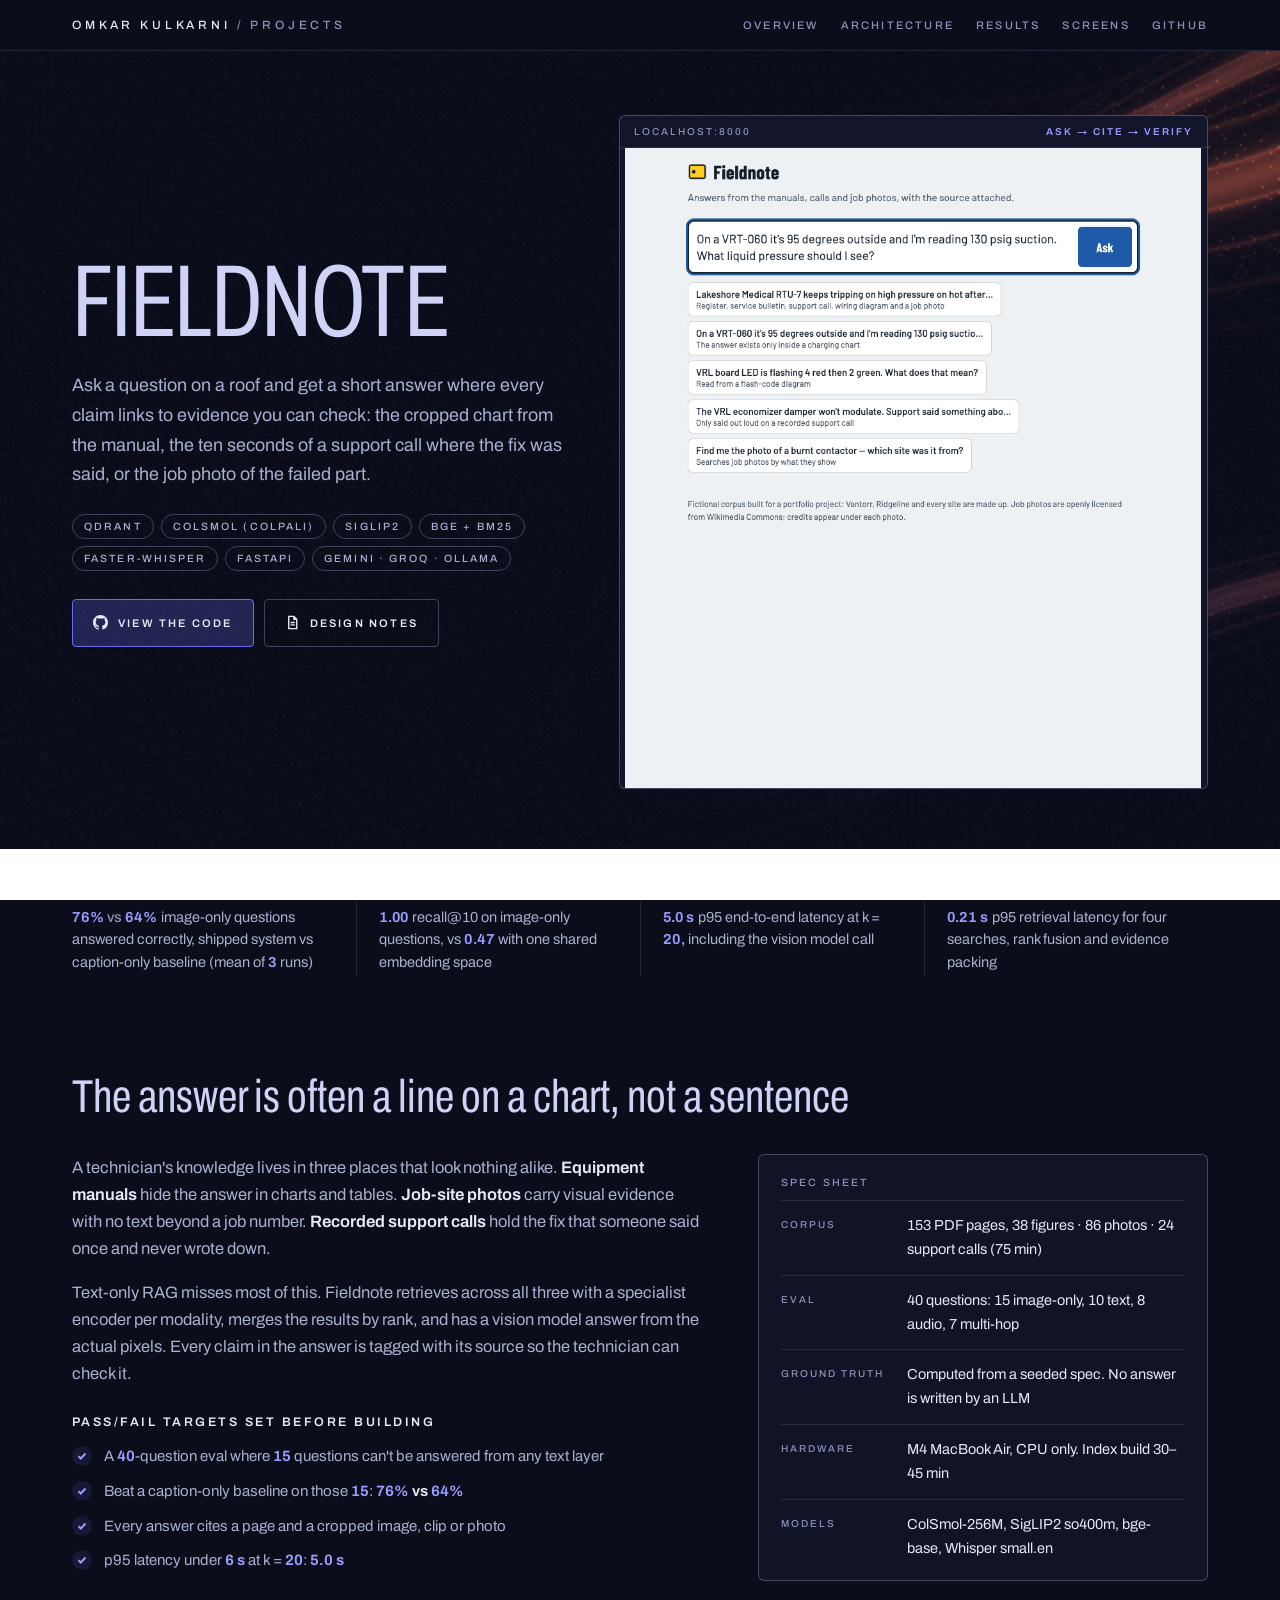
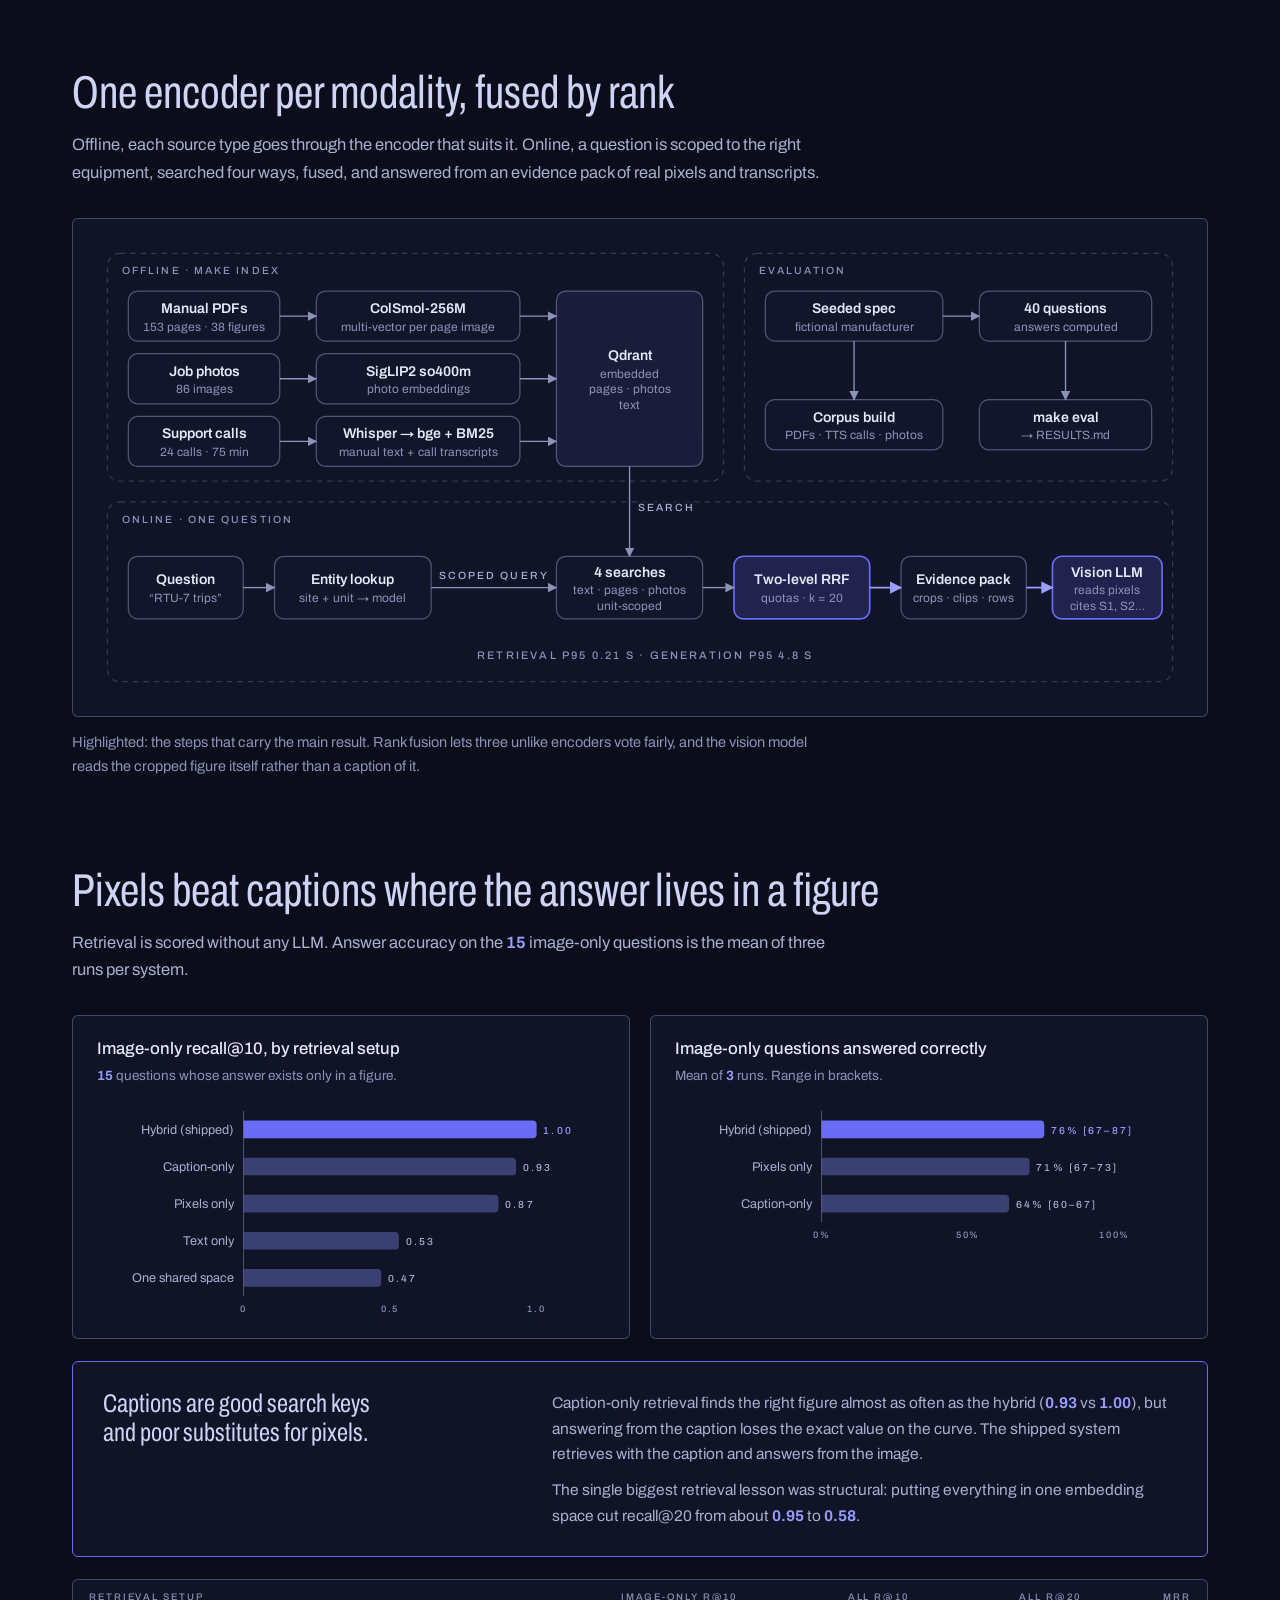
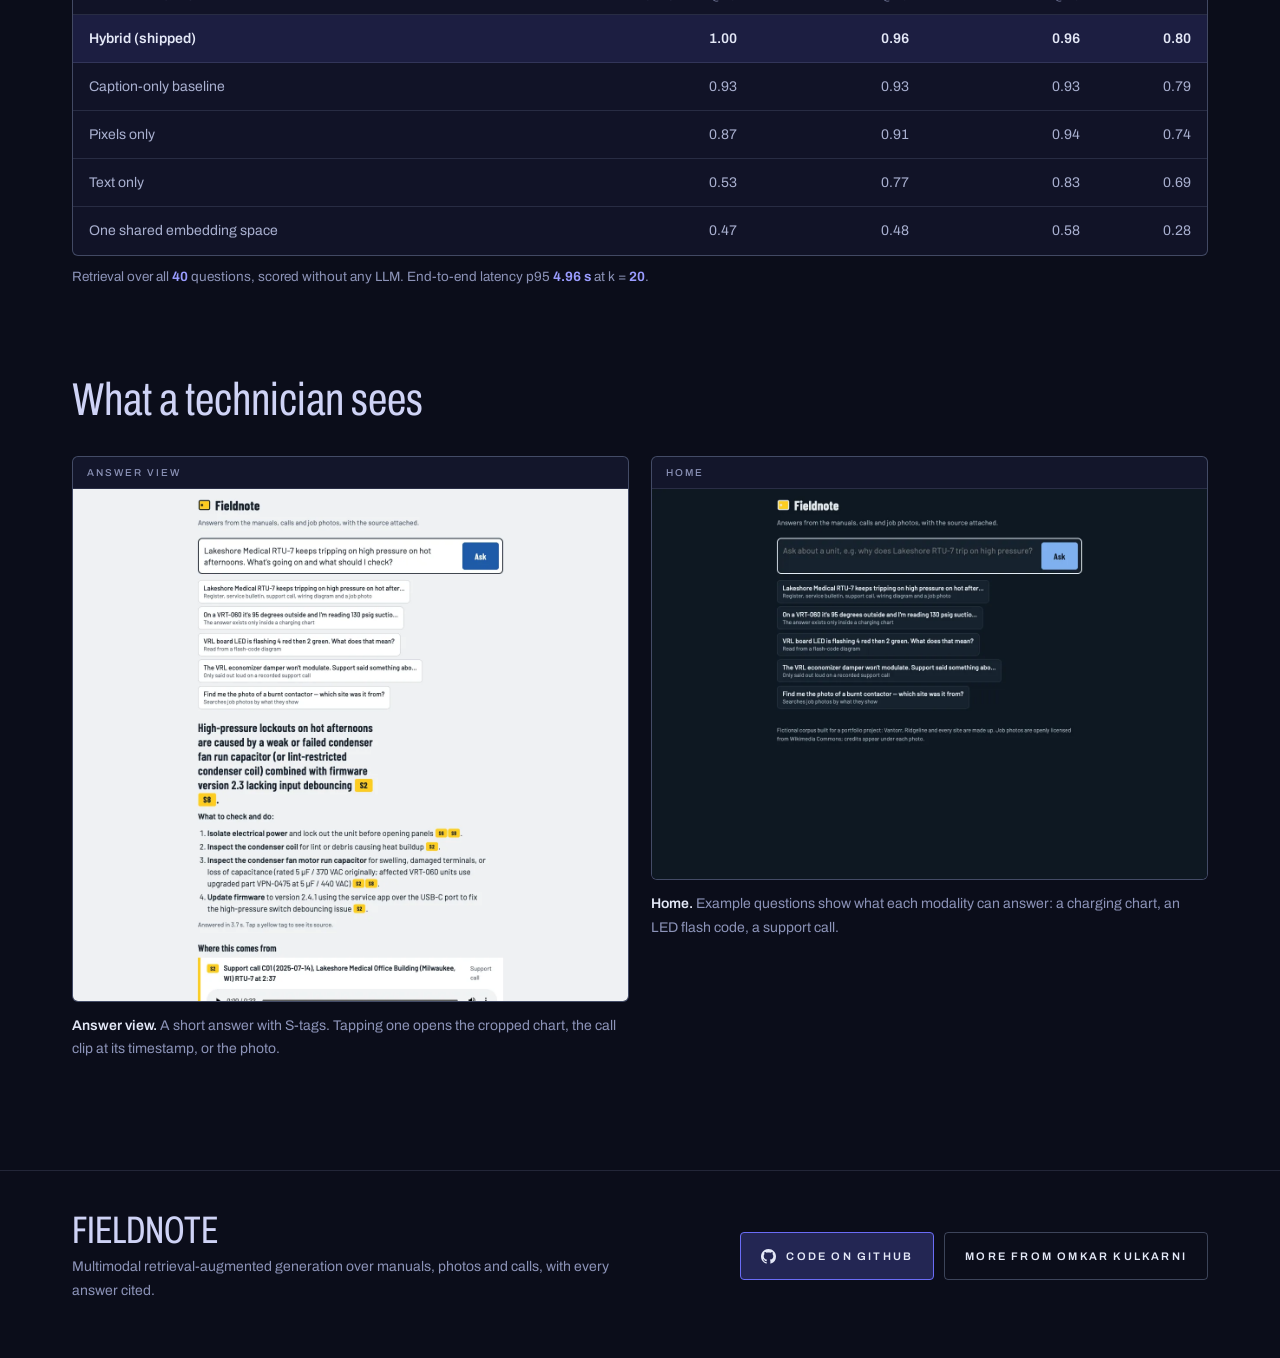
<file: index.html>
<!doctype html>
<html lang="en">
<head>
<meta charset="utf-8">
<meta name="viewport" content="width=device-width, initial-scale=1, viewport-fit=cover">
<style>:root{padding-top:env(safe-area-inset-top,0px);padding-bottom:env(safe-area-inset-bottom,0px)}body{margin:0}img{max-width:100%}[hidden]{display:none!important}html{scroll-behavior:smooth}</style>
<title>Fieldnote</title>
<meta name="claude:viewport-fit-sides" content="cover">
<meta name="description" content="Multimodal RAG for HVAC field technicians: answers from manuals, support calls and job photos, with the evidence attached.">
<link rel="preconnect" href="https://fonts.googleapis.com">
<link rel="preconnect" href="https://fonts.gstatic.com" crossorigin>
<link rel="stylesheet" href="https://fonts.googleapis.com/css2?family=Archivo:wdth,wght@62..125,100..900&display=swap">
<meta name="theme-color" content="#0b0d1a">
<link rel="icon" type="image/svg+xml" href="favicon.svg">
<link rel="stylesheet" href="theme.css">
</head>
<body>
<header class="top"><div class="wrap"><a class="who" href="https://github.com/omkar-ku1karni">Omkar Kulkarni <span>/ projects</span></a><nav class="toplinks" aria-label="Page sections"><a href="#problem">Overview</a><a href="#how">Architecture</a><a href="#results">Results</a><a href="#screens">Screens</a><a href="https://github.com/omkar-ku1karni/fieldnote">GitHub</a></nav></div></header>
<section class="hero"><div class="wrap"><div><div class="eyebrow">Multimodal RAG · Field service</div><h1>Fieldnote</h1><p class="lede">Ask a question on a roof and get a short answer where every claim links to evidence you can check: the cropped chart from the manual, the ten seconds of a support call where the fix was said, or the job photo of the failed part.</p><div class="chips"><span class="chip">Qdrant</span><span class="chip">ColSmol (ColPali)</span><span class="chip">SigLIP2</span><span class="chip">bge + BM25</span><span class="chip">faster-whisper</span><span class="chip">FastAPI</span><span class="chip">Gemini · Groq · Ollama</span></div><div class="ctas"><a class="btn primary" href="https://github.com/omkar-ku1karni/fieldnote"><svg viewBox="0 0 16 16" aria-hidden="true" fill="currentColor"><path d="M8 0C3.58 0 0 3.58 0 8c0 3.54 2.29 6.53 5.47 7.59.4.07.55-.17.55-.38 0-.19-.01-.82-.01-1.49-2.01.37-2.53-.49-2.69-.94-.09-.23-.48-.94-.82-1.13-.28-.15-.68-.52-.01-.53.63-.01 1.08.58 1.23.82.72 1.21 1.87.87 2.33.66.07-.52.28-.87.51-1.07-1.78-.2-3.64-.89-3.64-3.95 0-.87.31-1.59.82-2.15-.08-.2-.36-1.02.08-2.12 0 0 .67-.21 2.2.82.64-.18 1.32-.27 2-.27.68 0 1.36.09 2 .27 1.53-1.04 2.2-.82 2.2-.82.44 1.1.16 1.92.08 2.12.51.56.82 1.27.82 2.15 0 3.07-1.87 3.75-3.65 3.95.29.25.54.73.54 1.48 0 1.07-.01 1.93-.01 2.2 0 .21.15.46.55.38A8.013 8.013 0 0016 8c0-4.42-3.58-8-8-8z"/></svg> View the code</a><a class="btn" href="https://github.com/omkar-ku1karni/fieldnote/blob/main/docs/DESIGN.md"><svg viewBox="0 0 16 16" aria-hidden="true" fill="none" stroke="currentColor" stroke-width="1.5"><path d="M4 1.5h5.5L12.5 4.5v10h-8.5z M9.5 1.5v3h3 M6 8h4.5 M6 10.5h4.5"/></svg> Design notes</a></div></div><div class="window"><div class="window-bar"><span>localhost:8000</span><b>ask → cite → verify</b></div><img src="img/demo.gif" alt="Asking a question, tapping a citation, and seeing the cropped charging chart it came from" width="900" height="1000"></div></div></section>
<section class="stats" aria-label="Headline numbers"><div class="wrap"><div class="stat"><div class="num">76% <em>vs</em> 64%</div><p>image-only questions answered correctly, shipped system vs caption-only baseline (mean of 3 runs)</p></div><div class="stat"><div class="num">1.00</div><p>recall@10 on image-only questions, vs 0.47 with one shared embedding space</p></div><div class="stat"><div class="num">5.0 s</div><p>p95 end-to-end latency at k = 20, including the vision model call</p></div><div class="stat"><div class="num">0.21 s</div><p>p95 retrieval latency for four searches, rank fusion and evidence packing</p></div></div></section>
<section class="block" id="problem"><div class="wrap"><div class="kicker">The problem</div><h2>The answer is often a line on a chart, not a sentence</h2><div class="intro"><div class="prose"><p>A technician&#x27;s knowledge lives in three places that look nothing alike. <strong>Equipment manuals</strong> hide the answer in charts and tables. <strong>Job-site photos</strong> carry visual evidence with no text beyond a job number. <strong>Recorded support calls</strong> hold the fix that someone said once and never wrote down.</p><p>Text-only RAG misses most of this. Fieldnote retrieves across all three with a specialist encoder per modality, merges the results by rank, and has a vision model answer from the actual pixels. Every claim in the answer is tagged with its source so the technician can check it.</p><div class="gate"><h3>Pass/fail targets set before building</h3><ul><li><span class="tick"><svg viewBox="0 0 12 12" fill="none" stroke="currentColor" stroke-width="2"><path d="M2.5 6.2l2.3 2.3 4.7-5"/></svg></span><span>A 40-question eval where 15 questions can&#x27;t be answered from any text layer</span></li><li><span class="tick"><svg viewBox="0 0 12 12" fill="none" stroke="currentColor" stroke-width="2"><path d="M2.5 6.2l2.3 2.3 4.7-5"/></svg></span><span>Beat a caption-only baseline on those 15: <strong>76% vs 64%</strong></span></li><li><span class="tick"><svg viewBox="0 0 12 12" fill="none" stroke="currentColor" stroke-width="2"><path d="M2.5 6.2l2.3 2.3 4.7-5"/></svg></span><span>Every answer cites a page and a cropped image, clip or photo</span></li><li><span class="tick"><svg viewBox="0 0 12 12" fill="none" stroke="currentColor" stroke-width="2"><path d="M2.5 6.2l2.3 2.3 4.7-5"/></svg></span><span>p95 latency under 6 s at k = 20: <strong>5.0 s</strong></span></li></ul></div></div><aside class="spec" aria-label="Project facts"><div class="spec-h">Spec sheet</div><dl><div class="row"><dt>Corpus</dt><dd>153 PDF pages, 38 figures · 86 photos · 24 support calls (75 min)</dd></div><div class="row"><dt>Eval</dt><dd>40 questions: 15 image-only, 10 text, 8 audio, 7 multi-hop</dd></div><div class="row"><dt>Ground truth</dt><dd>Computed from a seeded spec. No answer is written by an LLM</dd></div><div class="row"><dt>Hardware</dt><dd>M4 MacBook Air, CPU only. Index build 30–45 min</dd></div><div class="row"><dt>Models</dt><dd>ColSmol-256M, SigLIP2 so400m, bge-base, Whisper small.en</dd></div></dl></aside></div></div></section>
<section class="block" id="how"><div class="wrap"><div class="kicker">Architecture</div><h2>One encoder per modality, fused by rank</h2><p class="sub">Offline, each source type goes through the encoder that suits it. Online, a question is scoped to the right equipment, searched four ways, fused, and answered from an evidence pack of real pixels and transcripts.</p><figure><div class="fig-card"><svg class="dg" viewBox="0 0 1040 430" role="img" aria-label="Fieldnote architecture: manuals, photos and calls are encoded by separate models into Qdrant; a question goes through entity lookup, four searches, rank fusion, an evidence pack and a vision LLM." style="min-width:860px"><defs><marker id="ah" viewBox="0 0 10 10" refX="9" refY="5" markerWidth="7" markerHeight="7" orient="auto-start-reverse"><path class="dg-head" d="M0,0 L10,5 L0,10 z"/></marker><marker id="ah-acc" viewBox="0 0 10 10" refX="9" refY="5" markerWidth="7" markerHeight="7" orient="auto-start-reverse"><path class="dg-head-acc" d="M0,0 L10,5 L0,10 z"/></marker></defs><rect class="dg-region" x="10" y="10" width="590" height="218" rx="12"/><text class="dg-region-label" x="24" y="30">Offline · make index</text><rect class="dg-region" x="620" y="10" width="410" height="218" rx="12"/><text class="dg-region-label" x="634" y="30">Evaluation</text><rect class="dg-region" x="10" y="248" width="1020" height="172" rx="12"/><text class="dg-region-label" x="24" y="268">Online · one question</text><rect class="dg-node " x="30" y="46" width="145" height="48" rx="9"/><text class="dg-title " x="102.5" y="67.0" text-anchor="middle">Manual PDFs</text><text class="dg-sub" x="102.5" y="84.0" text-anchor="middle">153 pages · 38 figures</text><rect class="dg-node " x="30" y="106" width="145" height="48" rx="9"/><text class="dg-title " x="102.5" y="127.0" text-anchor="middle">Job photos</text><text class="dg-sub" x="102.5" y="144.0" text-anchor="middle">86 images</text><rect class="dg-node " x="30" y="166" width="145" height="48" rx="9"/><text class="dg-title " x="102.5" y="187.0" text-anchor="middle">Support calls</text><text class="dg-sub" x="102.5" y="204.0" text-anchor="middle">24 calls · 75 min</text><rect class="dg-node " x="210" y="46" width="195" height="48" rx="9"/><text class="dg-title " x="307.5" y="67.0" text-anchor="middle">ColSmol-256M</text><text class="dg-sub" x="307.5" y="84.0" text-anchor="middle">multi-vector per page image</text><rect class="dg-node " x="210" y="106" width="195" height="48" rx="9"/><text class="dg-title " x="307.5" y="127.0" text-anchor="middle">SigLIP2 so400m</text><text class="dg-sub" x="307.5" y="144.0" text-anchor="middle">photo embeddings</text><rect class="dg-node " x="210" y="166" width="195" height="48" rx="9"/><text class="dg-title " x="307.5" y="187.0" text-anchor="middle">Whisper → bge + BM25</text><text class="dg-sub" x="307.5" y="204.0" text-anchor="middle">manual text + call transcripts</text><rect class="dg-node store" x="440" y="46" width="140" height="168" rx="9"/><text class="dg-title store" x="510.0" y="112.0" text-anchor="middle">Qdrant</text><text class="dg-sub" x="510.0" y="129.0" text-anchor="middle">embedded</text><text class="dg-sub" x="510.0" y="144.0" text-anchor="middle">pages · photos</text><text class="dg-sub" x="510.0" y="159.0" text-anchor="middle">text</text><rect class="dg-node " x="640" y="46" width="170" height="48" rx="9"/><text class="dg-title " x="725.0" y="67.0" text-anchor="middle">Seeded spec</text><text class="dg-sub" x="725.0" y="84.0" text-anchor="middle">fictional manufacturer</text><rect class="dg-node " x="640" y="150" width="170" height="48" rx="9"/><text class="dg-title " x="725.0" y="171.0" text-anchor="middle">Corpus build</text><text class="dg-sub" x="725.0" y="188.0" text-anchor="middle">PDFs · TTS calls · photos</text><rect class="dg-node " x="845" y="46" width="165" height="48" rx="9"/><text class="dg-title " x="927.5" y="67.0" text-anchor="middle">40 questions</text><text class="dg-sub" x="927.5" y="84.0" text-anchor="middle">answers computed</text><rect class="dg-node " x="845" y="150" width="165" height="48" rx="9"/><text class="dg-title " x="927.5" y="171.0" text-anchor="middle">make eval</text><text class="dg-sub" x="927.5" y="188.0" text-anchor="middle">→ RESULTS.md</text><rect class="dg-node " x="30" y="300" width="110" height="60" rx="9"/><text class="dg-title " x="85.0" y="327.0" text-anchor="middle">Question</text><text class="dg-sub" x="85.0" y="344.0" text-anchor="middle">“RTU-7 trips”</text><rect class="dg-node " x="170" y="300" width="150" height="60" rx="9"/><text class="dg-title " x="245.0" y="327.0" text-anchor="middle">Entity lookup</text><text class="dg-sub" x="245.0" y="344.0" text-anchor="middle">site + unit → model</text><rect class="dg-node " x="440" y="300" width="140" height="60" rx="9"/><text class="dg-title " x="510.0" y="319.5" text-anchor="middle">4 searches</text><text class="dg-sub" x="510.0" y="336.5" text-anchor="middle">text · pages · photos</text><text class="dg-sub" x="510.0" y="351.5" text-anchor="middle">unit-scoped</text><rect class="dg-node accent" x="610" y="300" width="130" height="60" rx="9"/><text class="dg-title accent" x="675.0" y="327.0" text-anchor="middle">Two-level RRF</text><text class="dg-sub" x="675.0" y="344.0" text-anchor="middle">quotas · k = 20</text><rect class="dg-node " x="770" y="300" width="120" height="60" rx="9"/><text class="dg-title " x="830.0" y="327.0" text-anchor="middle">Evidence pack</text><text class="dg-sub" x="830.0" y="344.0" text-anchor="middle">crops · clips · rows</text><rect class="dg-node accent" x="915" y="300" width="105" height="60" rx="9"/><text class="dg-title accent" x="967.5" y="319.5" text-anchor="middle">Vision LLM</text><text class="dg-sub" x="967.5" y="336.5" text-anchor="middle">reads pixels</text><text class="dg-sub" x="967.5" y="351.5" text-anchor="middle">cites S1, S2…</text><path class="dg-edge" d="M175,70.0 L210,70.0" marker-end="url(#ah)"/><path class="dg-edge" d="M175,130.0 L210,130.0" marker-end="url(#ah)"/><path class="dg-edge" d="M175,190.0 L210,190.0" marker-end="url(#ah)"/><path class="dg-edge" d="M405,70.0 L440,70.0" marker-end="url(#ah)"/><path class="dg-edge" d="M405,130.0 L440,130.0" marker-end="url(#ah)"/><path class="dg-edge" d="M405,190.0 L440,190.0" marker-end="url(#ah)"/><path class="dg-edge" d="M810,70.0 L845,70.0" marker-end="url(#ah)"/><path class="dg-edge" d="M725.0,94 L725.0,150" marker-end="url(#ah)"/><path class="dg-edge" d="M927.5,94 L927.5,150" marker-end="url(#ah)"/><path class="dg-edge" d="M140,330.0 L170,330.0" marker-end="url(#ah)"/><path class="dg-edge" d="M320,330.0 L440,330.0" marker-end="url(#ah)"/><text class="dg-elabel" x="380.0" y="322.0" text-anchor="middle">scoped query</text><path class="dg-edge" d="M510.0,214 L510.0,300" marker-end="url(#ah)"/><text class="dg-elabel" x="518.0" y="257.0" text-anchor="start">search</text><path class="dg-edge" d="M580,330.0 L610,330.0" marker-end="url(#ah)"/><path class="dg-edge acc" d="M740,330.0 L770,330.0" marker-end="url(#ah-acc)"/><path class="dg-edge acc" d="M890,330.0 L915,330.0" marker-end="url(#ah-acc)"/><text class="dg-note" x="525" y="398" text-anchor="middle">retrieval p95 0.21 s · generation p95 4.8 s</text></svg></div><figcaption>Highlighted: the steps that carry the main result. Rank fusion lets three unlike encoders vote fairly, and the vision model reads the cropped figure itself rather than a caption of it.</figcaption></figure></div></section>
<section class="block" id="results"><div class="wrap"><div class="kicker">Results</div><h2>Pixels beat captions where the answer lives in a figure</h2><p class="sub">Retrieval is scored without any LLM. Answer accuracy on the 15 image-only questions is the mean of three runs per system.</p><div class="charts"><div class="chart-card"><h3>Image-only recall@10, by retrieval setup</h3><p class="note">15 questions whose answer exists only in a figure.</p><svg class="chart" viewBox="0 0 520 222" role="img" aria-label="Image-only recall at 10: hybrid 1.00, caption-only 0.93, pixels only 0.87, text only 0.53, early fusion 0.47."><g class="bar-row hi"><title>Hybrid (shipped): 1.00</title><rect class="hit" x="0" y="8" width="520" height="38"/><text class="c-label" x="140" y="31.5" text-anchor="end">Hybrid (shipped)</text><path class="bar hi" d="M150,18.0 H446.0 Q450.0,18.0 450.0,22.0 V32.0 Q450.0,36.0 446.0,36.0 H150 Z"/><text class="c-val hi" x="457.0" y="31.5">1.00</text></g><g class="bar-row"><title>Caption-only: 0.93</title><rect class="hit" x="0" y="46" width="520" height="38"/><text class="c-label" x="140" y="69.5" text-anchor="end">Caption-only</text><path class="bar" d="M150,56.0 H425.0 Q429.0,56.0 429.0,60.0 V70.0 Q429.0,74.0 425.0,74.0 H150 Z"/><text class="c-val" x="436.0" y="69.5">0.93</text></g><g class="bar-row"><title>Pixels only: 0.87</title><rect class="hit" x="0" y="84" width="520" height="38"/><text class="c-label" x="140" y="107.5" text-anchor="end">Pixels only</text><path class="bar" d="M150,94.0 H407.0 Q411.0,94.0 411.0,98.0 V108.0 Q411.0,112.0 407.0,112.0 H150 Z"/><text class="c-val" x="418.0" y="107.5">0.87</text></g><g class="bar-row"><title>Text only: 0.53</title><rect class="hit" x="0" y="122" width="520" height="38"/><text class="c-label" x="140" y="145.5" text-anchor="end">Text only</text><path class="bar" d="M150,132.0 H305.0 Q309.0,132.0 309.0,136.0 V146.0 Q309.0,150.0 305.0,150.0 H150 Z"/><text class="c-val" x="316.0" y="145.5">0.53</text></g><g class="bar-row"><title>One shared space: 0.47</title><rect class="hit" x="0" y="160" width="520" height="38"/><text class="c-label" x="140" y="183.5" text-anchor="end">One shared space</text><path class="bar" d="M150,170.0 H287.0 Q291.0,170.0 291.0,174.0 V184.0 Q291.0,188.0 287.0,188.0 H150 Z"/><text class="c-val" x="298.0" y="183.5">0.47</text></g><line class="axis" x1="150" y1="8" x2="150" y2="198"/><text class="c-tick" x="150.0" y="214" text-anchor="middle">0</text><text class="c-tick" x="300.0" y="214" text-anchor="middle">0.5</text><text class="c-tick" x="450.0" y="214" text-anchor="middle">1.0</text></svg></div><div class="chart-card"><h3>Image-only questions answered correctly</h3><p class="note">Mean of 3 runs. Range in brackets.</p><svg class="chart" viewBox="0 0 520 146" role="img" aria-label="Image-only answer accuracy: hybrid 76 percent, pixels only 71 percent, caption-only baseline 64 percent."><g class="bar-row hi"><title>Hybrid (shipped): 76% [67–87]</title><rect class="hit" x="0" y="8" width="520" height="38"/><text class="c-label" x="140" y="31.5" text-anchor="end">Hybrid (shipped)</text><path class="bar hi" d="M150,18.0 H374.0 Q378.0,18.0 378.0,22.0 V32.0 Q378.0,36.0 374.0,36.0 H150 Z"/><text class="c-val hi" x="385.0" y="31.5">76% [67–87]</text></g><g class="bar-row"><title>Pixels only: 71% [67–73]</title><rect class="hit" x="0" y="46" width="520" height="38"/><text class="c-label" x="140" y="69.5" text-anchor="end">Pixels only</text><path class="bar" d="M150,56.0 H359.0 Q363.0,56.0 363.0,60.0 V70.0 Q363.0,74.0 359.0,74.0 H150 Z"/><text class="c-val" x="370.0" y="69.5">71% [67–73]</text></g><g class="bar-row"><title>Caption-only: 64% [60–67]</title><rect class="hit" x="0" y="84" width="520" height="38"/><text class="c-label" x="140" y="107.5" text-anchor="end">Caption-only</text><path class="bar" d="M150,94.0 H338.0 Q342.0,94.0 342.0,98.0 V108.0 Q342.0,112.0 338.0,112.0 H150 Z"/><text class="c-val" x="349.0" y="107.5">64% [60–67]</text></g><line class="axis" x1="150" y1="8" x2="150" y2="122"/><text class="c-tick" x="150.0" y="138" text-anchor="middle">0%</text><text class="c-tick" x="300.0" y="138" text-anchor="middle">50%</text><text class="c-tick" x="450.0" y="138" text-anchor="middle">100%</text></svg></div></div><div class="finding"><div><div class="kicker">Main finding</div><h3>Captions are good search keys and poor substitutes for pixels.</h3></div><div><p>Caption-only retrieval finds the right figure almost as often as the hybrid (0.93 vs 1.00), but answering from the caption loses the exact value on the curve. The shipped system retrieves with the caption and answers from the image.</p><p>The single biggest retrieval lesson was structural: putting everything in one embedding space cut recall@20 from about 0.95 to 0.58.</p></div></div><div class="tbl-wrap"><table><thead><tr><th class="">Retrieval setup</th><th class="num">Image-only R@10</th><th class="num">All R@10</th><th class="num">All R@20</th><th class="num">MRR</th></tr></thead><tbody><tr class="hi"><td class="">Hybrid (shipped)</td><td class="num">1.00</td><td class="num">0.96</td><td class="num">0.96</td><td class="num">0.80</td></tr><tr class=""><td class="">Caption-only baseline</td><td class="num">0.93</td><td class="num">0.93</td><td class="num">0.93</td><td class="num">0.79</td></tr><tr class=""><td class="">Pixels only</td><td class="num">0.87</td><td class="num">0.91</td><td class="num">0.94</td><td class="num">0.74</td></tr><tr class=""><td class="">Text only</td><td class="num">0.53</td><td class="num">0.77</td><td class="num">0.83</td><td class="num">0.69</td></tr><tr class=""><td class="">One shared embedding space</td><td class="num">0.47</td><td class="num">0.48</td><td class="num">0.58</td><td class="num">0.28</td></tr></tbody></table></div><p class="tbl-cap">Retrieval over all 40 questions, scored without any LLM. End-to-end latency p95 4.96 s at k = 20.</p></div></section>
<section class="block" id="screens"><div class="wrap"><div class="kicker">Screens</div><h2>What a technician sees</h2><div class="gallery"><figure class="shot"><div class="window"><div class="window-bar"><span>Answer view</span></div><img src="img/answer.webp" alt="An answer with source tags and the cropped figure it cites" width="1280" height="1180"></div><figcaption><b>Answer view.</b> A short answer with S-tags. Tapping one opens the cropped chart, the call clip at its timestamp, or the photo.</figcaption></figure><figure class="shot"><div class="window"><div class="window-bar"><span>Home</span></div><img src="img/home_dark.webp" alt="Fieldnote home screen in dark mode with example questions" width="1280" height="900"></div><figcaption><b>Home.</b> Example questions show what each modality can answer: a charging chart, an LED flash code, a support call.</figcaption></figure></div></div></section>
<footer><div class="wrap"><div><div class="big">Fieldnote</div><p>Multimodal retrieval-augmented generation over manuals, photos and calls, with every answer cited.</p></div><div class="ctas" style="margin:0"><a class="btn primary" href="https://github.com/omkar-ku1karni/fieldnote"><svg viewBox="0 0 16 16" aria-hidden="true" fill="currentColor"><path d="M8 0C3.58 0 0 3.58 0 8c0 3.54 2.29 6.53 5.47 7.59.4.07.55-.17.55-.38 0-.19-.01-.82-.01-1.49-2.01.37-2.53-.49-2.69-.94-.09-.23-.48-.94-.82-1.13-.28-.15-.68-.52-.01-.53.63-.01 1.08.58 1.23.82.72 1.21 1.87.87 2.33.66.07-.52.28-.87.51-1.07-1.78-.2-3.64-.89-3.64-3.95 0-.87.31-1.59.82-2.15-.08-.2-.36-1.02.08-2.12 0 0 .67-.21 2.2.82.64-.18 1.32-.27 2-.27.68 0 1.36.09 2 .27 1.53-1.04 2.2-.82 2.2-.82.44 1.1.16 1.92.08 2.12.51.56.82 1.27.82 2.15 0 3.07-1.87 3.75-3.65 3.95.29.25.54.73.54 1.48 0 1.07-.01 1.93-.01 2.2 0 .21.15.46.55.38A8.013 8.013 0 0016 8c0-4.42-3.58-8-8-8z"/></svg> Code on GitHub</a><a class="btn" href="https://github.com/omkar-ku1karni">More from Omkar Kulkarni</a></div></div></footer>
<script src="field.js" defer></script>
<script src="numbers.js" defer></script>
</body>
</html>
</file>
<file: theme.css>
/*
 * Shared project-page theme, matching Omkar Kulkarni's portfolio:
 * a void ground with a live ribbon field, Archivo condensed display type,
 * tracked labels, lilac as the accent and ember only for hover/active.
 * Every page in this family loads this file; edit it once, restyle all four.
 */
:root {
  --bg: #0b0d1a;
  --surface: #13162b;
  --ink: #e4e8f7;
  --ink-2: #a9b0d0;
  --muted: #8c93b8;
  --line: rgb(191 210 255 / 0.13);
  --chip: #1a1d3a;
  --bar: #3b4072;
  --grid: transparent;
  --good: #5fd4a0;
  --bad: #ff8a8a;
  --accent: #9a9cff;
  --accent-fill: #6a6cf6;
  --ember: #ff6a3d;
  --accent-ink: #0b0d1a;
  --accent-soft: rgb(106 108 246 / 0.12);
  --display-ink: #cfd3f6;
  --font-display: 'Archivo', 'Helvetica Neue', Arial, sans-serif;
  --font-body: 'Archivo', 'Helvetica Neue', Arial, sans-serif;
  --font-mono: 'Archivo', 'Helvetica Neue', Arial, sans-serif;
  --ease: cubic-bezier(0.16, 1, 0.3, 1);
  color-scheme: dark;
}

* { box-sizing: border-box; }
html { background: var(--bg); scrollbar-color: var(--chip) var(--bg); }
body {
  margin: 0;
  background: transparent;
  color: var(--ink);
  font: 400 16.5px/1.65 var(--font-body);
  font-variant-numeric: tabular-nums;
  -webkit-font-smoothing: antialiased;
}
::selection { background: var(--accent-fill); color: #fff; }
.field { position: fixed; inset: 0; z-index: -1; width: 100vw; height: 100vh; display: block; pointer-events: none; background: var(--bg); }

.wrap { max-width: 1180px; margin: 0 auto; padding-left: max(22px, env(safe-area-inset-left, 0px)); padding-right: max(22px, env(safe-area-inset-right, 0px)); }
a { color: inherit; }
a:focus-visible, .btn:focus-visible { outline: 2px solid var(--ember); outline-offset: 3px; border-radius: 4px; }
code { font: 500 .88em var(--font-body); background: var(--chip); padding: .1em .4em; border-radius: 4px; }
h1, h2, h3 { font-family: var(--font-display); text-wrap: balance; margin: 0; font-weight: 500; }
p { margin: 0; }
strong { color: var(--ink); font-weight: 650; }

/* Tracked label voice, shared by every small caption */
.who, .toplinks a, .eyebrow, .chip, .window-bar, .spec-h, .spec dt, .dg-region-label, .dg-elabel, .dg-note,
.dec .q, .c-val, .c-tick, th, .stack-row dt, .btn {
  letter-spacing: .2em;
  text-transform: uppercase;
}

/* top bar */
.top { position: sticky; top: 0; z-index: 10; padding-block: 18px; background: var(--bg); border-bottom: 1px solid var(--line); }
.top .wrap { display: flex; justify-content: space-between; align-items: center; gap: 16px; flex-wrap: wrap; }
.who { font: 500 12px var(--font-display); letter-spacing: .32em; text-decoration: none; }
.who span { color: var(--muted); }
.toplinks { display: flex; gap: 22px; flex-wrap: wrap; }
.toplinks a { font: 500 11px var(--font-body); color: var(--muted); text-decoration: none; transition: color .2s var(--ease); }
.toplinks a:hover { color: var(--ember); }

/* hero */
.hero { padding-block: 64px 72px; background: none; border-bottom: 1px solid var(--line); }
.hero .wrap { display: grid; grid-template-columns: minmax(0, 5fr) minmax(0, 6fr); gap: 56px; align-items: center; }
/* No eyebrow above the heading: the heading carries itself */
.eyebrow, .kicker { display: none; }
.hero h1 {
  font-size: clamp(3.4rem, 8vw, 7.2rem);
  font-stretch: 64%;
  font-weight: 350;
  text-transform: uppercase;
  line-height: .88;
  letter-spacing: -.01em;
  color: var(--display-ink);
  margin: 0 0 24px;
}
.hero h1 .sm { display: block; font-size: .38em; font-stretch: 75%; font-weight: 400; letter-spacing: .02em; color: var(--ink-2); margin-top: 14px; line-height: 1.1; }
.lede { font-size: 1.12rem; line-height: 1.65; color: var(--ink-2); max-width: 34em; }
.chips { display: flex; flex-wrap: wrap; gap: 7px; margin-top: 24px; }
.chip { font: 500 10.5px var(--font-body); padding: 6px 11px; border-radius: 999px; background: transparent; border: 1px solid rgb(191 210 255 / .28); color: var(--ink-2); }
.ctas { display: flex; flex-wrap: wrap; gap: 10px; margin-top: 28px; }
.btn {
  display: inline-flex; align-items: center; gap: 10px;
  font: 600 11px var(--font-body);
  min-height: 48px; padding: 0 20px; border-radius: 4px; text-decoration: none;
  border: 1px solid rgb(191 210 255 / .28); background: transparent; color: var(--ink);
  transition: background-color .2s var(--ease), border-color .2s var(--ease), color .2s var(--ease);
}
.btn.primary { background: rgb(106 108 246 / .26); border-color: var(--accent-fill); color: var(--ink); }
.btn:hover { border-color: var(--ember); color: var(--ember); transform: none; }
.btn.primary:hover { background: rgb(106 108 246 / .42); color: var(--ink); }
.btn svg { width: 15px; height: 15px; }
.window { background: var(--surface); border: 1px solid rgb(191 210 255 / .28); border-radius: 6px; overflow: hidden; }
.window-bar { display: flex; align-items: center; justify-content: space-between; gap: 12px; padding: 10px 14px; border-bottom: 1px solid var(--line); font: 500 10px var(--font-body); color: var(--muted); }
.window-bar b { font-weight: 600; color: var(--accent); }
.window img { display: block; width: 100%; height: auto; max-height: 640px; object-fit: contain; background: var(--surface); }

/* stats: no headline numbers. Each figure leads its sentence at body size, tinted like the portfolio */
.stats { padding-block: 40px 8px; }
.stats .wrap { display: grid; grid-template-columns: repeat(4, minmax(0, 1fr)); gap: 0; }
.stat { padding: 4px 22px 4px 22px; border-left: 1px solid var(--line); font-size: 14.5px; line-height: 1.55; color: var(--ink-2); }
.stat:first-child { border-left: 0; padding-left: 0; }
.stat .num { display: inline; font: 650 14.5px/1.55 var(--font-body); color: var(--accent); letter-spacing: 0; white-space: nowrap; }
.stat .num em { font-style: normal; color: var(--muted); font-weight: 500; }
.stat p { display: inline; margin: 0 0 0 .3em; font-size: 14.5px; line-height: 1.55; color: var(--ink-2); }

/* numbers inside sentences (wrapped by numbers.js), tinted the same way */
.n { color: var(--accent); font-weight: 650; white-space: nowrap; }
strong .n { color: var(--accent); }

/* sections */
section.block { padding-block: 88px 0; }
h2 { font-size: clamp(1.9rem, 3.6vw, 2.9rem); font-stretch: 70%; font-weight: 400; line-height: 1.05; letter-spacing: 0; max-width: 24em; color: var(--display-ink); }
.sub { margin-top: 14px; color: var(--ink-2); max-width: 46em; }
.intro { display: grid; grid-template-columns: minmax(0, 7fr) minmax(0, 5fr); gap: 56px; align-items: start; margin-top: 32px; }
.prose { display: grid; gap: 16px; max-width: 40em; }
.prose p { color: var(--ink-2); }
.gate { margin-top: 8px; display: grid; gap: 12px; }
.gate h3 { font-size: .78rem; font-weight: 600; letter-spacing: .2em; text-transform: uppercase; color: var(--ink); }
.gate ul { list-style: none; padding: 0; margin: 0; display: grid; gap: 10px; }
.gate li { display: grid; grid-template-columns: 22px minmax(0, 1fr); gap: 10px; font-size: 15px; color: var(--ink-2); }
.tick { width: 20px; height: 20px; border-radius: 50%; display: grid; place-items: center; background: var(--accent-soft); color: var(--accent); margin-top: 2px; }
.tick svg { width: 12px; height: 12px; }
.tick.open { background: var(--chip); color: var(--muted); }
.spec { background: rgb(19 22 43 / .86); border: 1px solid rgb(191 210 255 / .28); border-radius: 6px; padding: 6px 22px; }
.spec-h { font: 500 10.5px var(--font-body); color: var(--muted); padding: 16px 0 12px; border-bottom: 1px solid var(--line); }
.spec dl { margin: 0; }
.spec .row { display: grid; grid-template-columns: 112px minmax(0, 1fr); gap: 14px; padding: 13px 0; border-bottom: 1px solid var(--line); font-size: 14.5px; }
.spec .row:last-child { border-bottom: 0; }
.spec dt { font: 500 10px/2.1 var(--font-body); color: var(--muted); }
.spec dd { margin: 0; color: var(--ink); }

/* figures and diagrams: they read these variables, so they recolour with the theme */
figure { margin: 32px 0 0; }
.fig-card { background: rgb(19 22 43 / .86); border: 1px solid rgb(191 210 255 / .28); border-radius: 6px; padding: 24px; overflow-x: auto; }
figcaption { margin-top: 14px; font-size: 14.5px; color: var(--muted); max-width: 52em; }
.dg { width: 100%; height: auto; display: block; }
.dg text { font-family: var(--font-body); }
.dg-region { fill: none; stroke: rgb(191 210 255 / .2); stroke-width: 1.2; stroke-dasharray: 5 5; }
.dg-region-label { font: 500 10px var(--font-body) !important; fill: var(--muted); }
.dg-node { fill: var(--surface); stroke: rgb(191 210 255 / .35); stroke-width: 1.2; }
.dg-node.accent { fill: rgb(106 108 246 / .18); stroke: var(--accent-fill); stroke-width: 1.6; }
.dg-node.store { fill: var(--chip); }
.dg-node.good { fill: rgb(95 212 160 / .1); stroke: var(--good); }
.dg-node.bad { fill: rgb(255 138 138 / .08); stroke: var(--bad); }
.dg-node.ghost { fill: transparent; stroke-dasharray: 4 4; }
.dg-title { font-size: 13.5px; font-weight: 600; fill: var(--ink); }
.dg-title.good { fill: var(--good); } .dg-title.bad { fill: var(--bad); }
.dg-sub { font-size: 11.5px; fill: var(--muted); }
.dg-edge { fill: none; stroke: var(--muted); stroke-width: 1.3; }
.dg-edge.acc { stroke: var(--accent); stroke-width: 1.7; }
.dg-edge.dash { stroke-dasharray: 5 4; }
.dg-head { fill: var(--muted); } .dg-head-acc { fill: var(--accent); }
.dg-elabel { font: 500 10px var(--font-body) !important; fill: var(--ink-2); paint-order: stroke; stroke: var(--surface); stroke-width: 5px; stroke-linejoin: round; }
.dg-elabel.acc { fill: var(--accent); }
.dg-note { font: 500 10.5px var(--font-body) !important; fill: var(--muted); }

/* decisions */
.decisions { margin-top: 32px; border-top: 1px solid var(--line); }
.dec { display: grid; grid-template-columns: minmax(0, 3fr) minmax(0, 4fr) minmax(0, 5fr); gap: 28px; padding: 24px 0; border-bottom: 1px solid var(--line); }
.dec .q { font: 500 10.5px/1.7 var(--font-body); color: var(--muted); padding-top: 3px; }
.dec .c { font: 500 1.15rem/1.35 var(--font-display); font-stretch: 85%; color: var(--ink); }
.dec .w { color: var(--ink-2); font-size: 15px; }

/* results */
.charts { display: grid; grid-template-columns: repeat(2, minmax(0, 1fr)); gap: 20px; margin-top: 32px; }
.chart-card { background: rgb(19 22 43 / .86); border: 1px solid rgb(191 210 255 / .28); border-radius: 6px; padding: 22px 24px 18px; min-width: 0; }
.chart-card h3 { font: 500 1.05rem/1.35 var(--font-display); color: var(--ink); }
.chart-card .note { font-size: 13.5px; color: var(--muted); margin-top: 4px; }
.chart { width: 100%; height: auto; display: block; margin-top: 16px; overflow: visible; }
.chart text { font-family: var(--font-body); }
.c-label { font-size: 13px; fill: var(--ink-2); }
.c-val { font: 500 10.5px var(--font-body) !important; fill: var(--ink-2); }
.c-val.hi { fill: var(--accent); font-weight: 700; }
.c-tick { font: 500 9.5px var(--font-body) !important; fill: var(--muted); }
.bar { fill: var(--bar); transition: opacity .2s var(--ease), fill .2s var(--ease); } .bar.hi { fill: var(--accent-fill); }
.axis { stroke: var(--muted); stroke-opacity: .5; stroke-width: 1; }
.ref { stroke: var(--ink); stroke-opacity: .7; stroke-width: 1.2; stroke-dasharray: 3 3; }
.hit { fill: transparent; }
.chart:hover .bar-row .bar { opacity: .4; } .chart .bar-row:hover .bar { opacity: 1; fill: var(--ember); }
.legend { display: flex; gap: 16px; flex-wrap: wrap; margin-top: 12px; font-size: 13px; color: var(--ink-2); }
.lg { display: inline-flex; align-items: center; gap: 7px; }
.sw { width: 12px; height: 12px; border-radius: 3px; background: var(--bar); display: inline-block; } .sw.hi { background: var(--accent-fill); }
.finding { margin-top: 22px; background: rgb(19 22 43 / .86); border: 1px solid var(--accent-fill); border-radius: 6px; padding: 28px 30px; display: grid; grid-template-columns: minmax(0, 2fr) minmax(0, 3fr); gap: 32px; }
.finding h3 { font-size: 1.6rem; font-stretch: 72%; font-weight: 400; line-height: 1.12; color: var(--display-ink); }
.finding p { color: var(--ink-2); font-size: 15.5px; }
.finding p + p { margin-top: 10px; }
.tbl-wrap { overflow-x: auto; margin-top: 22px; background: rgb(19 22 43 / .86); border: 1px solid rgb(191 210 255 / .28); border-radius: 6px; }
table { border-collapse: collapse; width: 100%; font-size: 14px; min-width: 560px; }
th, td { text-align: left; padding: 12px 16px; border-bottom: 1px solid var(--line); }
th { font: 500 9.5px var(--font-body); color: var(--muted); background: transparent; }
td { color: var(--ink-2); }
td.num, th.num { text-align: right; }
tr:last-child td { border-bottom: 0; }
tr.hi td { color: var(--ink); font-weight: 600; background: var(--accent-soft); }
tr.hi td:first-child { box-shadow: none; }
.tbl-cap { font-size: 13.5px; color: var(--muted); margin-top: 10px; }

/* limits */
.limits { display: grid; grid-template-columns: repeat(2, minmax(0, 1fr)); gap: 16px 44px; margin-top: 28px; }
.limit { display: grid; grid-template-columns: 20px minmax(0, 1fr); gap: 12px; padding-top: 16px; border-top: 1px solid var(--line); }
.limit .mk { width: 12px; height: 12px; margin-top: 5px; border: 1px dashed var(--accent); border-radius: 50%; }
.limit h3 { font: 500 1rem/1.4 var(--font-display); color: var(--ink); }
.limit p { color: var(--ink-2); font-size: 15px; margin-top: 3px; }

/* gallery */
.gallery { display: grid; grid-template-columns: repeat(auto-fit, minmax(300px, 1fr)); gap: 22px; margin-top: 32px; }
.shot { margin: 0; }
.shot .window img { max-height: none; }
.shot figcaption { margin-top: 12px; font-size: 14px; }
.shot figcaption b { color: var(--ink); font-weight: 600; }

/* stack */
.stack { margin-top: 28px; display: grid; gap: 0; border-top: 1px solid var(--line); }
.stack-row { display: grid; grid-template-columns: 170px minmax(0, 1fr); gap: 20px; padding: 15px 0; border-bottom: 1px solid var(--line); align-items: baseline; }
.stack-row dt { font: 500 10px var(--font-body); color: var(--muted); }
.stack-row dd { margin: 0; display: flex; flex-wrap: wrap; gap: 7px; }
.eng { margin-top: 28px; display: grid; grid-template-columns: repeat(3, minmax(0, 1fr)); gap: 20px; }
.eng div { background: rgb(19 22 43 / .86); border: 1px solid rgb(191 210 255 / .28); border-radius: 6px; padding: 20px 22px; }
.eng h3 { font: 500 1rem var(--font-display); color: var(--ink); }
.eng p { color: var(--ink-2); font-size: 14.5px; margin-top: 6px; }

/* footer */
footer { margin-top: 110px; border-top: 1px solid var(--line); padding-block: 40px 56px; background: var(--bg); }
footer .wrap { display: flex; justify-content: space-between; gap: 24px; flex-wrap: wrap; align-items: center; }
footer p { font-size: 14px; color: var(--muted); margin-top: 6px; max-width: 40em; }
footer .big { font: 400 2.4rem/1 var(--font-display); font-stretch: 64%; text-transform: uppercase; color: var(--display-ink); }

@media (max-width: 960px) {
  .hero .wrap, .intro, .finding { grid-template-columns: minmax(0, 1fr); gap: 36px; }
  .charts, .limits, .eng { grid-template-columns: minmax(0, 1fr); }
  .stats .wrap { grid-template-columns: repeat(2, minmax(0, 1fr)); row-gap: 26px; }
  .stat:nth-child(3) { border-left: 0; padding-left: 0; }
  .dec { grid-template-columns: minmax(0, 1fr); gap: 6px; }
}
@media (max-width: 560px) {
  body { font-size: 16px; }
  .stats .wrap { grid-template-columns: minmax(0, 1fr); }
  .stat { border-left: 0; padding-left: 0; padding-bottom: 18px; border-bottom: 1px solid var(--line); }
  .stack-row, .spec .row { grid-template-columns: minmax(0, 1fr); gap: 6px; }
  .hero { padding-block: 36px 48px; }
  .fig-card { padding: 14px; }
  .toplinks { gap: 14px; }
}
@media (prefers-reduced-motion: reduce) { * { transition: none !important; } }
</file>
